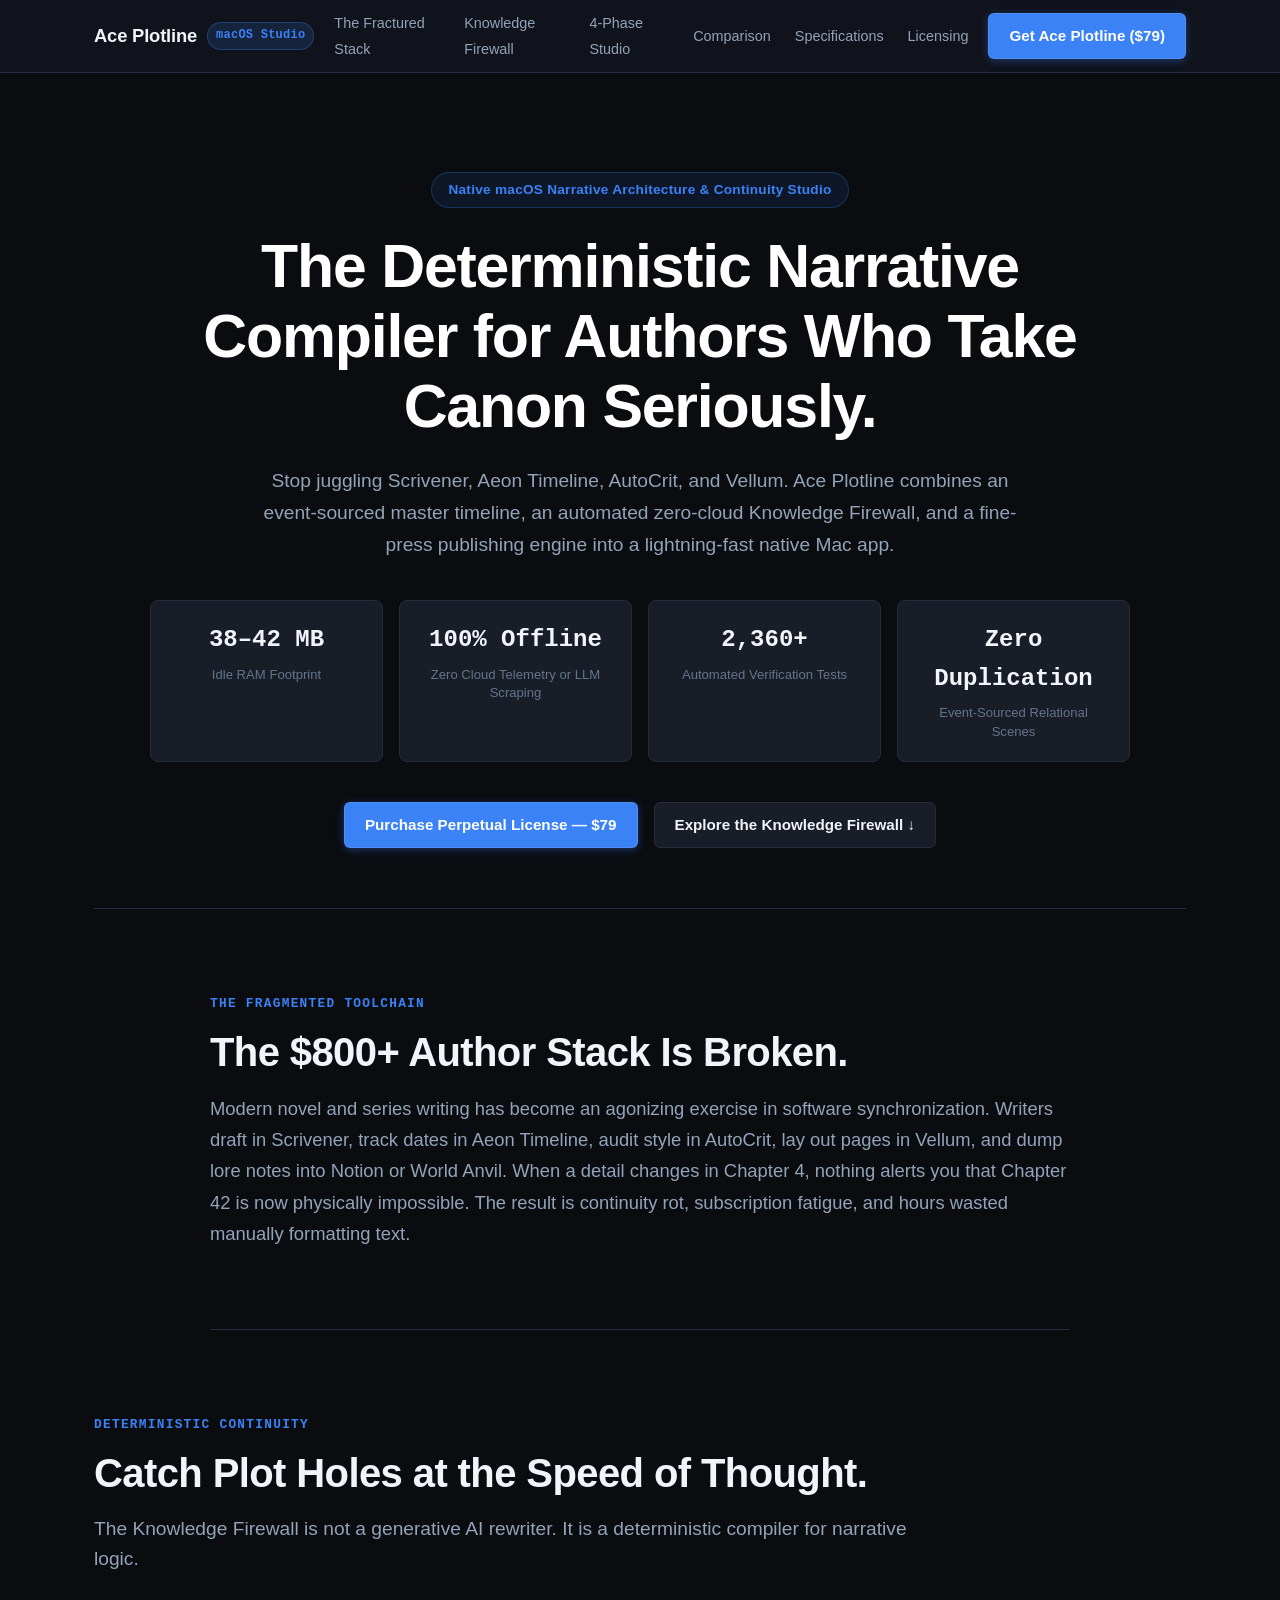
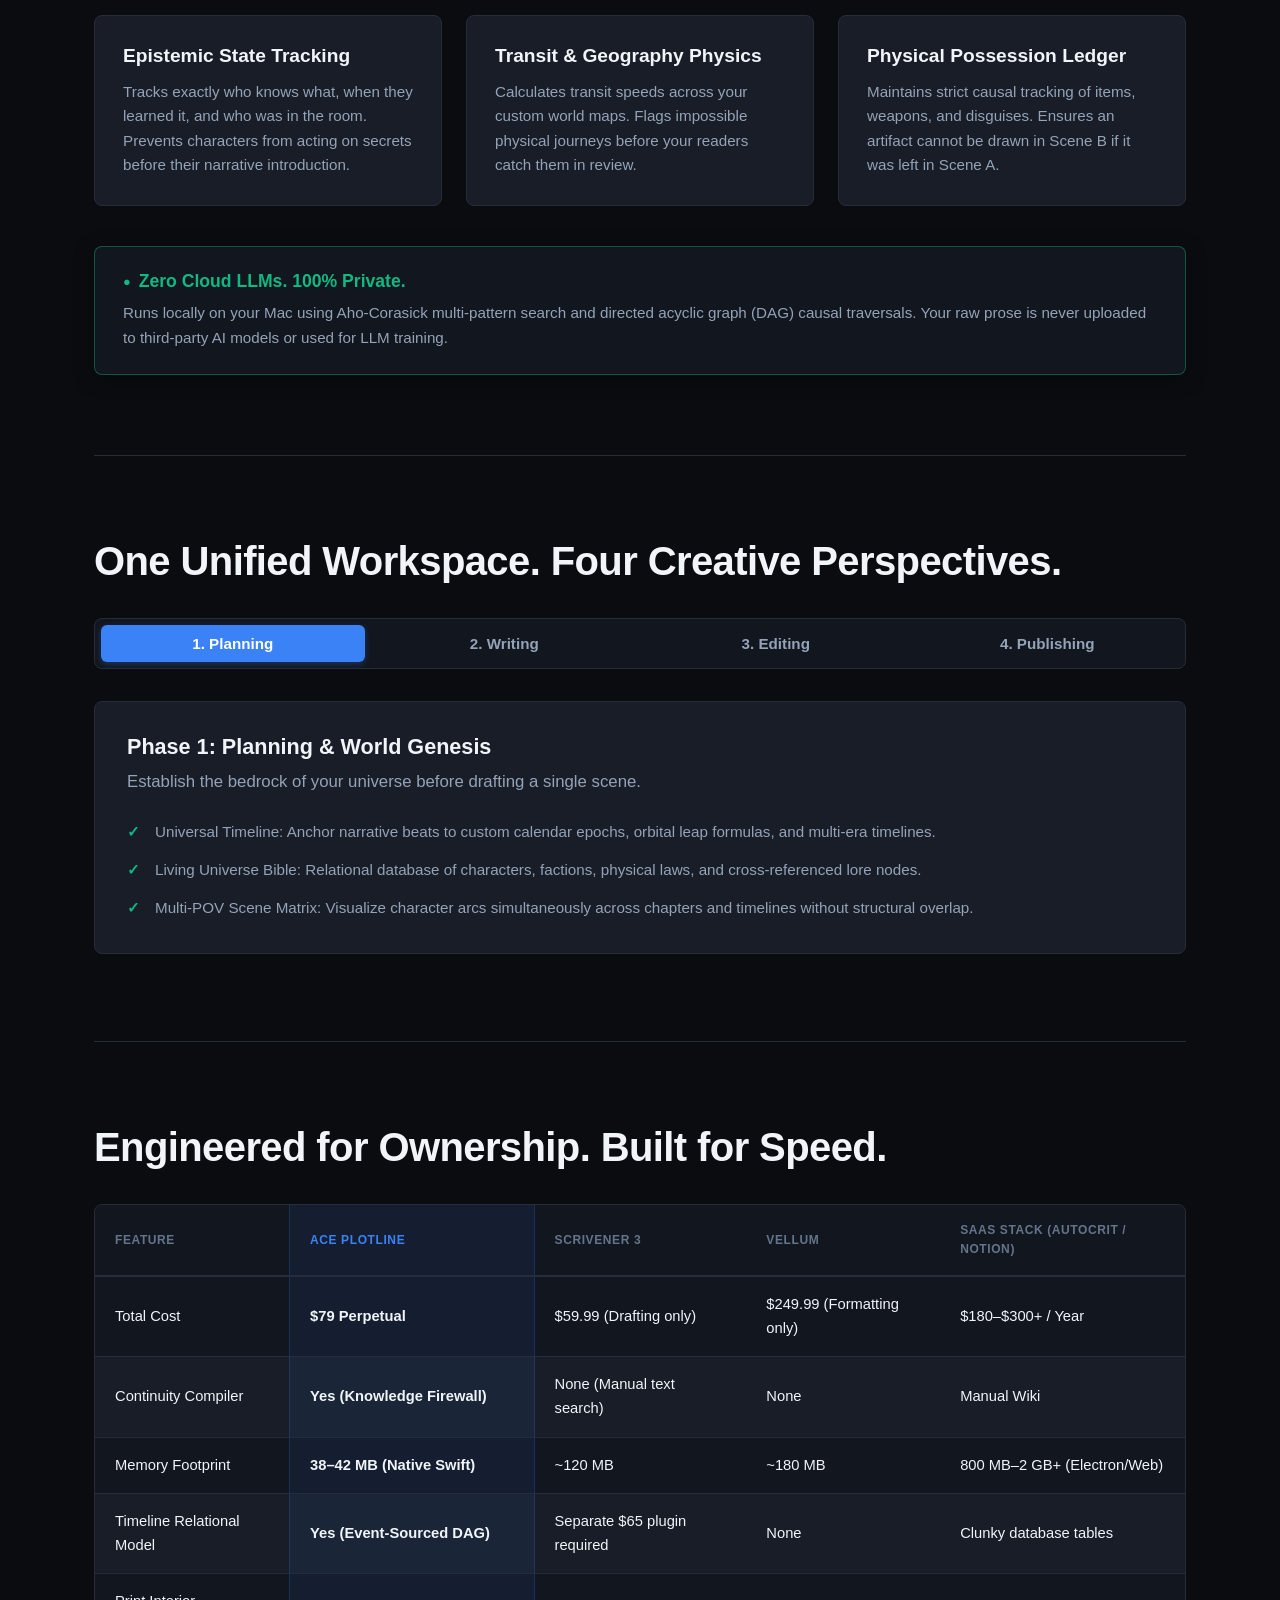
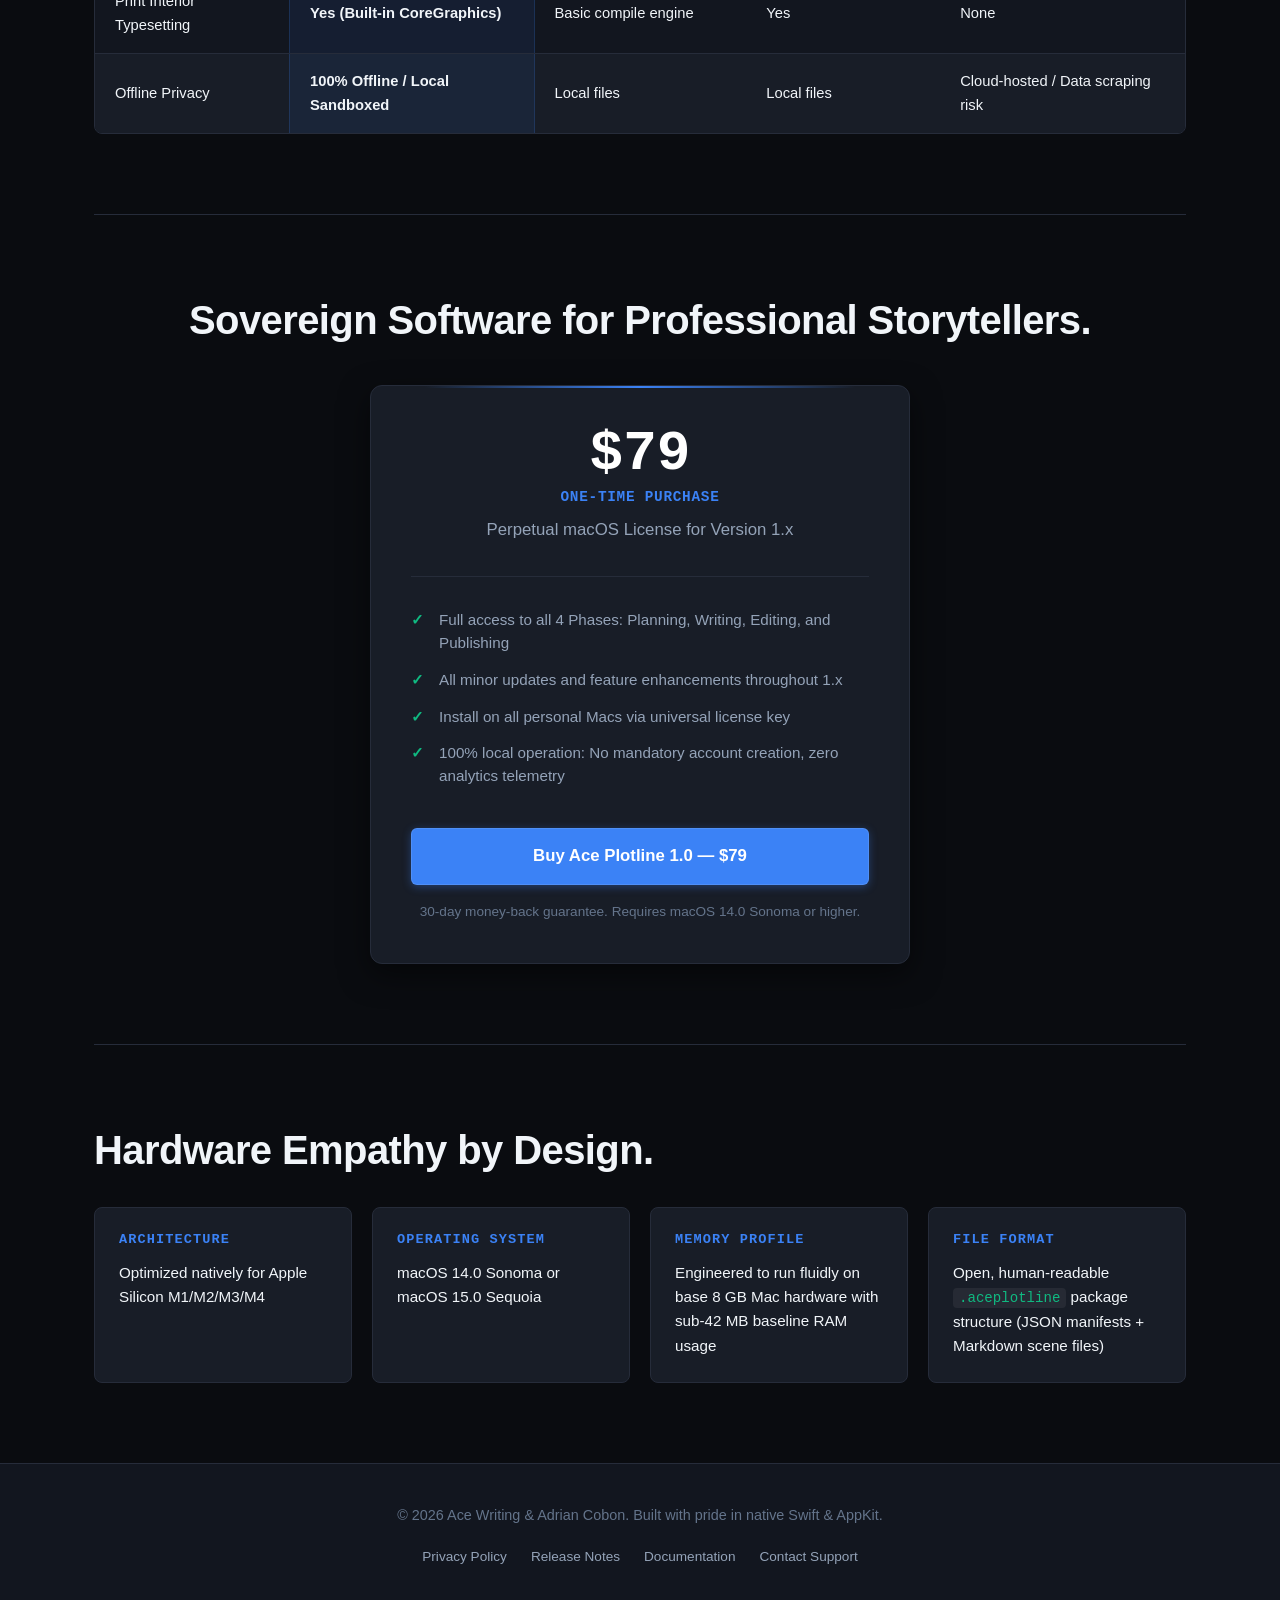
<file: index.html>
<!DOCTYPE html>
<html lang="en">
<head>
  <meta charset="UTF-8">
  <title>Ace Plotline — Deterministic Narrative Architecture Studio for macOS</title>
  <meta name="description" content="Ace Plotline is the native, offline-first macOS studio for novelists and series writers. Features an automated Knowledge Firewall, event-sourced timeline, and CoreGraphics print publishing.">
  <meta name="viewport" content="width=device-width, initial-scale=1.0">
  <meta property="og:title" content="Ace Plotline — Native macOS Narrative Architecture Studio">
  <meta property="og:description" content="Stop juggling Scrivener, Aeon Timeline, and Vellum. Deterministic continuity and fine-press publishing in a sub-42MB native Mac app.">
  <meta property="og:type" content="website">
  <meta property="og:url" content="https://ace-writing.com">
  <meta name="twitter:card" content="summary_large_image">
  <link rel="stylesheet" href="styles.css">
</head>
<body>

  <!-- Navigation Bar -->
  <header>
    <nav role="navigation">
      <div class="nav-brand">
        <a href="index.html" class="brand-name">Ace Plotline</a>
        <span class="badge">macOS Studio</span>
      </div>
      <ul class="nav-links">
        <li><a href="#stack-problem">The Fractured Stack</a></li>
        <li><a href="#firewall">Knowledge Firewall</a></li>
        <li><a href="#phases">4-Phase Studio</a></li>
        <li><a href="#comparison">Comparison</a></li>
        <li><a href="#specs">Specifications</a></li>
        <li><a href="#pricing">Licensing</a></li>
      </ul>
      <div class="nav-cta">
        <a href="#pricing" class="btn-primary">Get Ace Plotline ($79)</a>
      </div>
    </nav>
  </header>

  <main>
    <!-- Hero Section -->
    <section id="hero">
      <div class="hero-eyebrow">Native macOS Narrative Architecture & Continuity Studio</div>
      <h1 class="hero-headline">The Deterministic Narrative Compiler for Authors Who Take Canon Seriously.</h1>
      <p class="hero-subheadline">Stop juggling Scrivener, Aeon Timeline, AutoCrit, and Vellum. Ace Plotline combines an event-sourced master timeline, an automated zero-cloud Knowledge Firewall, and a fine-press publishing engine into a lightning-fast native Mac app.</p>
      
      <div class="metric-badges-grid">
        <div class="metric-badge">
          <span class="metric-value">38–42 MB</span>
          <span class="metric-label">Idle RAM Footprint</span>
        </div>
        <div class="metric-badge">
          <span class="metric-value">100% Offline</span>
          <span class="metric-label">Zero Cloud Telemetry or LLM Scraping</span>
        </div>
        <div class="metric-badge">
          <span class="metric-value">2,360+</span>
          <span class="metric-label">Automated Verification Tests</span>
        </div>
        <div class="metric-badge">
          <span class="metric-value">Zero Duplication</span>
          <span class="metric-label">Event-Sourced Relational Scenes</span>
        </div>
      </div>

      <div class="hero-actions">
        <a href="#pricing" class="btn-primary">Purchase Perpetual License — $79</a>
        <a href="#firewall" class="btn-secondary">Explore the Knowledge Firewall ↓</a>
      </div>
    </section>

    <!-- The Problem Section -->
    <section id="stack-problem">
      <span class="section-tag">The Fragmented Toolchain</span>
      <h2>The $800+ Author Stack Is Broken.</h2>
      <p>Modern novel and series writing has become an agonizing exercise in software synchronization. Writers draft in Scrivener, track dates in Aeon Timeline, audit style in AutoCrit, lay out pages in Vellum, and dump lore notes into Notion or World Anvil. When a detail changes in Chapter 4, nothing alerts you that Chapter 42 is now physically impossible. The result is continuity rot, subscription fatigue, and hours wasted manually formatting text.</p>
    </section>

    <!-- The Flagship Wedge: Knowledge Firewall -->
    <section id="firewall">
      <span class="section-tag">Deterministic Continuity</span>
      <h2>Catch Plot Holes at the Speed of Thought.</h2>
      <p class="section-lead">The Knowledge Firewall is not a generative AI rewriter. It is a deterministic compiler for narrative logic.</p>
      
      <div class="features-grid">
        <div class="feature-card">
          <h3>Epistemic State Tracking</h3>
          <p>Tracks exactly who knows what, when they learned it, and who was in the room. Prevents characters from acting on secrets before their narrative introduction.</p>
        </div>
        <div class="feature-card">
          <h3>Transit & Geography Physics</h3>
          <p>Calculates transit speeds across your custom world maps. Flags impossible physical journeys before your readers catch them in review.</p>
        </div>
        <div class="feature-card">
          <h3>Physical Possession Ledger</h3>
          <p>Maintains strict causal tracking of items, weapons, and disguises. Ensures an artifact cannot be drawn in Scene B if it was left in Scene A.</p>
        </div>
      </div>

      <div class="architecture-callout">
        <h3>Zero Cloud LLMs. 100% Private.</h3>
        <p>Runs locally on your Mac using Aho-Corasick multi-pattern search and directed acyclic graph (DAG) causal traversals. Your raw prose is never uploaded to third-party AI models or used for LLM training.</p>
      </div>
    </section>

    <!-- The 4-Phase Architecture Section -->
    <section id="phases">
      <h2>One Unified Workspace. Four Creative Perspectives.</h2>
      
      <div class="tab-navigation">
        <button type="button" class="tab-btn active" data-tab="phase-plan">1. Planning</button>
        <button type="button" class="tab-btn" data-tab="phase-write">2. Writing</button>
        <button type="button" class="tab-btn" data-tab="phase-edit">3. Editing</button>
        <button type="button" class="tab-btn" data-tab="phase-publish">4. Publishing</button>
      </div>

      <div class="tab-panels">
        <div id="phase-plan" class="tab-panel active">
          <h3>Phase 1: Planning & World Genesis</h3>
          <p class="phase-desc">Establish the bedrock of your universe before drafting a single scene.</p>
          <ul>
            <li>Universal Timeline: Anchor narrative beats to custom calendar epochs, orbital leap formulas, and multi-era timelines.</li>
            <li>Living Universe Bible: Relational database of characters, factions, physical laws, and cross-referenced lore nodes.</li>
            <li>Multi-POV Scene Matrix: Visualize character arcs simultaneously across chapters and timelines without structural overlap.</li>
          </ul>
        </div>

        <div id="phase-write" class="tab-panel">
          <h3>Phase 2: Writing & Drafting Canvas</h3>
          <p class="phase-desc">A distraction-free native AppKit text editor engineered for sustained creative focus.</p>
          <ul>
            <li>Event-Sourced Playlists: Scenes are compiled dynamically into novels or anthologies without duplicating underlying text files.</li>
            <li>Memory-Paged Drafting: 5-chapter LRU streaming ensures butter-smooth typing even on 500,000-word multi-book series.</li>
            <li>Mechanical Typewriter Mode: Focused vertical centering, subtle mechanical audio feedback, and customizable typographical grids.</li>
          </ul>
        </div>

        <div id="phase-edit" class="tab-panel">
          <h3>Phase 3: Editing & Diagnostics</h3>
          <p class="phase-desc">Deep structural analysis without the annual subscription fees of online style tools.</p>
          <ul>
            <li>Firewall Diagnostics: Instant flagging of temporal paradoxes, anachronisms, and broken character knowledge frontiers.</li>
            <li>Pacing & Emotional Topography: Visual sentence-length rhythm maps, dialogue-to-narrative ratios, and POV distribution charts.</li>
            <li>Non-Destructive Mutation Triad: Test structural plot refactors with immediate rollback safety.</li>
          </ul>
        </div>

        <div id="phase-publish" class="tab-panel">
          <h3>Phase 4: Pre-Press & Fine Publishing</h3>
          <p class="phase-desc">Transform your raw manuscript into bookstore-ready print and digital editions in seconds.</p>
          <ul>
            <li>Streaming CoreGraphics PDF Engine: Compiles interior print layouts in bounded 50-page memory chunks with dynamic gutter calculation.</li>
            <li>Vendor-Targeted EPUB 3: Generates validated, clean digital files optimized for Apple Books, Amazon KDP, and Kobo.</li>
            <li>SSML Audiobook Generation: Exports structured markup tagged with character voice cues for narrator studios and TTS engines.</li>
          </ul>
        </div>
      </div>
    </section>

    <!-- Competitor Comparison Table -->
    <section id="comparison">
      <h2>Engineered for Ownership. Built for Speed.</h2>
      <div class="table-container">
        <table>
          <thead>
            <tr>
              <th>Feature</th>
              <th>Ace Plotline</th>
              <th>Scrivener 3</th>
              <th>Vellum</th>
              <th>SaaS Stack (AutoCrit / Notion)</th>
            </tr>
          </thead>
          <tbody>
            <tr>
              <td>Total Cost</td>
              <td><strong>$79 Perpetual</strong></td>
              <td>$59.99 (Drafting only)</td>
              <td>$249.99 (Formatting only)</td>
              <td>$180–$300+ / Year</td>
            </tr>
            <tr>
              <td>Continuity Compiler</td>
              <td><strong>Yes (Knowledge Firewall)</strong></td>
              <td>None (Manual text search)</td>
              <td>None</td>
              <td>Manual Wiki</td>
            </tr>
            <tr>
              <td>Memory Footprint</td>
              <td><strong>38–42 MB (Native Swift)</strong></td>
              <td>~120 MB</td>
              <td>~180 MB</td>
              <td>800 MB–2 GB+ (Electron/Web)</td>
            </tr>
            <tr>
              <td>Timeline Relational Model</td>
              <td><strong>Yes (Event-Sourced DAG)</strong></td>
              <td>Separate $65 plugin required</td>
              <td>None</td>
              <td>Clunky database tables</td>
            </tr>
            <tr>
              <td>Print Interior Typesetting</td>
              <td><strong>Yes (Built-in CoreGraphics)</strong></td>
              <td>Basic compile engine</td>
              <td>Yes</td>
              <td>None</td>
            </tr>
            <tr>
              <td>Offline Privacy</td>
              <td><strong>100% Offline / Local Sandboxed</strong></td>
              <td>Local files</td>
              <td>Local files</td>
              <td>Cloud-hosted / Data scraping risk</td>
            </tr>
          </tbody>
        </table>
      </div>
    </section>

    <!-- Pricing & Philosophy -->
    <section id="pricing">
      <h2>Sovereign Software for Professional Storytellers.</h2>
      <div class="pricing-card">
        <div class="price">$79</div>
        <div class="price-type">One-Time Purchase</div>
        <div class="license">Perpetual macOS License for Version 1.x</div>
        <ul class="pricing-includes">
          <li>Full access to all 4 Phases: Planning, Writing, Editing, and Publishing</li>
          <li>All minor updates and feature enhancements throughout 1.x</li>
          <li>Install on all personal Macs via universal license key</li>
          <li>100% local operation: No mandatory account creation, zero analytics telemetry</li>
        </ul>
        <a href="#pricing" class="btn-primary btn-large">Buy Ace Plotline 1.0 — $79</a>
        <p class="pricing-subtext">30-day money-back guarantee. Requires macOS 14.0 Sonoma or higher.</p>
      </div>
    </section>

    <!-- System Specifications & Hardware Empathy -->
    <section id="specs">
      <h2>Hardware Empathy by Design.</h2>
      <div class="specs-grid">
        <div class="spec-card">
          <h3>Architecture</h3>
          <p>Optimized natively for Apple Silicon M1/M2/M3/M4</p>
        </div>
        <div class="spec-card">
          <h3>Operating System</h3>
          <p>macOS 14.0 Sonoma or macOS 15.0 Sequoia</p>
        </div>
        <div class="spec-card">
          <h3>Memory Profile</h3>
          <p>Engineered to run fluidly on base 8 GB Mac hardware with sub-42 MB baseline RAM usage</p>
        </div>
        <div class="spec-card">
          <h3>File Format</h3>
          <p>Open, human-readable <code>.aceplotline</code> package structure (JSON manifests + Markdown scene files)</p>
        </div>
      </div>
    </section>
  </main>

  <!-- Footer -->
  <footer role="contentinfo">
    <p>© 2026 Ace Writing & Adrian Cobon. Built with pride in native Swift & AppKit.</p>
    <ul class="footer-links">
      <li><a href="#">Privacy Policy</a></li>
      <li><a href="#">Release Notes</a></li>
      <li><a href="#">Documentation</a></li>
      <li><a href="#">Contact Support</a></li>
    </ul>
  </footer>

  <script src="script.js"></script>
</body>
</html>
</file>
<file: styles.css>
:root {
  --bg-canvas: #0a0c10;
  --bg-surface: #12161f;
  --bg-card: #181d27;
  --bg-card-hover: #1f2633;
  --border-subtle: #262c3a;
  --border-focus: #3b82f6;
  --text-primary: #f1f5f9;
  --text-secondary: #94a3b8;
  --text-muted: #64748b;
  --accent-blue: #3b82f6;
  --accent-blue-hover: #2563eb;
  --accent-emerald: #10b981;
  --accent-amber: #f59e0b;
  --font-sans: -apple-system, BlinkMacSystemFont, "SF Pro Display", "SF Pro Text", "Segoe UI", Roboto, sans-serif;
  --font-mono: "SF Mono", Menlo, Monaco, Consolas, monospace;
  --max-width: 1140px;
}

*, *::before, *::after {
  box-sizing: border-box;
  margin: 0;
  padding: 0;
}

html {
  scroll-behavior: smooth;
  scroll-padding-top: 80px;
}

body {
  background-color: var(--bg-canvas);
  color: var(--text-primary);
  font-family: var(--font-sans);
  line-height: 1.6;
  -webkit-font-smoothing: antialiased;
  -moz-osx-font-smoothing: grayscale;
  padding-top: 72px;
}

/* Typography & General */
h1, h2, h3, h4, h5, h6 {
  color: var(--text-primary);
  font-weight: 700;
  line-height: 1.25;
}

h2 {
  font-size: clamp(1.8rem, 3.5vw, 2.5rem);
  letter-spacing: -0.015em;
  margin-bottom: 1rem;
}

p {
  color: var(--text-secondary);
  font-size: 1rem;
}

a {
  color: inherit;
  text-decoration: none;
  transition: color 0.2s ease;
}

ul {
  list-style: none;
}

/* Buttons */
.btn-primary {
  display: inline-flex;
  align-items: center;
  justify-content: center;
  background-color: var(--accent-blue);
  color: #ffffff;
  font-weight: 600;
  font-size: 0.95rem;
  padding: 10px 20px;
  border-radius: 6px;
  border: 1px solid rgba(255, 255, 255, 0.1);
  box-shadow: 0 2px 8px rgba(59, 130, 246, 0.35);
  cursor: pointer;
  transition: background-color 0.2s ease, transform 0.15s ease, box-shadow 0.2s ease;
  white-space: nowrap;
}

.btn-primary:hover {
  background-color: var(--accent-blue-hover);
  color: #ffffff;
  transform: translateY(-1px);
  box-shadow: 0 4px 14px rgba(59, 130, 246, 0.45);
}

.btn-secondary {
  display: inline-flex;
  align-items: center;
  justify-content: center;
  background-color: var(--bg-card);
  color: var(--text-primary);
  font-weight: 600;
  font-size: 0.95rem;
  padding: 10px 20px;
  border-radius: 6px;
  border: 1px solid var(--border-subtle);
  cursor: pointer;
  transition: background-color 0.2s ease, border-color 0.2s ease, transform 0.15s ease;
  white-space: nowrap;
}

.btn-secondary:hover {
  background-color: var(--bg-card-hover);
  border-color: var(--text-muted);
  transform: translateY(-1px);
}

.btn-large {
  padding: 14px 28px;
  font-size: 1.05rem;
  width: 100%;
}

/* Badges & Tags */
.badge {
  display: inline-block;
  background: rgba(59, 130, 246, 0.15);
  color: var(--accent-blue);
  border: 1px solid rgba(59, 130, 246, 0.3);
  font-size: 0.75rem;
  font-weight: 600;
  padding: 3px 8px;
  border-radius: 9999px;
  letter-spacing: 0.02em;
  font-family: var(--font-mono);
}

.section-tag {
  display: inline-block;
  font-family: var(--font-mono);
  font-size: 0.8rem;
  font-weight: 600;
  text-transform: uppercase;
  letter-spacing: 0.1em;
  color: var(--accent-blue);
  margin-bottom: 0.75rem;
}

/* Header & Navigation Bar */
header {
  position: fixed;
  top: 0;
  left: 0;
  width: 100%;
  z-index: 1000;
  backdrop-filter: blur(16px);
  -webkit-backdrop-filter: blur(16px);
  background: rgba(18, 22, 31, 0.85);
  border-bottom: 1px solid var(--border-subtle);
}

nav[role="navigation"] {
  max-width: var(--max-width);
  margin: 0 auto;
  padding: 0 24px;
  height: 72px;
  display: flex;
  align-items: center;
  justify-content: space-between;
  gap: 20px;
}

.nav-brand {
  display: flex;
  align-items: center;
  gap: 10px;
  flex-shrink: 0;
}

.brand-name {
  font-size: 1.15rem;
  font-weight: 700;
  letter-spacing: -0.01em;
  color: var(--text-primary);
}

.nav-links {
  display: flex;
  align-items: center;
  gap: 24px;
}

.nav-links a {
  font-size: 0.9rem;
  font-weight: 500;
  color: var(--text-secondary);
}

.nav-links a:hover {
  color: var(--accent-blue);
}

.nav-cta {
  flex-shrink: 0;
}

/* Main Container & Sections */
main {
  max-width: var(--max-width);
  margin: 0 auto;
  padding: 0 24px;
}

section {
  padding: 80px 0;
  border-bottom: 1px solid var(--border-subtle);
}

section:last-of-type {
  border-bottom: none;
}

/* Hero Section */
#hero {
  padding: 100px 0 60px;
  text-align: center;
  display: flex;
  flex-direction: column;
  align-items: center;
}

.hero-eyebrow {
  display: inline-block;
  background: rgba(59, 130, 246, 0.1);
  color: var(--accent-blue);
  border: 1px solid rgba(59, 130, 246, 0.25);
  font-size: 0.85rem;
  font-weight: 600;
  padding: 6px 16px;
  border-radius: 9999px;
  margin-bottom: 1.5rem;
  letter-spacing: 0.02em;
}

.hero-headline {
  font-size: clamp(2.5rem, 5vw, 3.8rem);
  letter-spacing: -0.02em;
  line-height: 1.15;
  color: #ffffff;
  margin-bottom: 1.5rem;
  max-width: 960px;
}

.hero-subheadline {
  max-width: 780px;
  color: var(--text-secondary);
  font-size: 1.2rem;
  line-height: 1.65;
  margin-bottom: 2.5rem;
}

.metric-badges-grid {
  display: grid;
  grid-template-columns: repeat(auto-fit, minmax(200px, 1fr));
  gap: 16px;
  width: 100%;
  max-width: 980px;
  margin-bottom: 2.5rem;
}

.metric-badge {
  background: var(--bg-card);
  border: 1px solid var(--border-subtle);
  border-radius: 8px;
  padding: 20px;
  text-align: center;
  display: flex;
  flex-direction: column;
  gap: 6px;
  transition: transform 0.2s ease, border-color 0.2s ease;
}

.metric-badge:hover {
  border-color: var(--border-focus);
  transform: translateY(-2px);
}

.metric-value {
  font-family: var(--font-mono);
  font-size: 1.5rem;
  font-weight: 700;
  color: var(--text-primary);
}

.metric-label {
  font-size: 0.82rem;
  color: var(--text-muted);
  line-height: 1.4;
}

.hero-actions {
  display: flex;
  align-items: center;
  justify-content: center;
  gap: 16px;
  flex-wrap: wrap;
}

/* The Problem Section */
#stack-problem {
  text-align: left;
  max-width: 860px;
  margin: 0 auto;
}

#stack-problem p {
  font-size: 1.15rem;
  line-height: 1.7;
  color: var(--text-secondary);
}

/* Flagship Wedge: Knowledge Firewall */
#firewall {
  text-align: left;
}

#firewall .section-lead {
  font-size: 1.2rem;
  color: var(--text-secondary);
  max-width: 820px;
  margin-bottom: 2.5rem;
}

.features-grid {
  display: grid;
  grid-template-columns: repeat(auto-fit, minmax(300px, 1fr));
  gap: 24px;
  margin-bottom: 2.5rem;
}

.feature-card {
  background: var(--bg-card);
  border: 1px solid var(--border-subtle);
  border-radius: 8px;
  padding: 28px;
  display: flex;
  flex-direction: column;
  gap: 12px;
  transition: background-color 0.2s ease, border-color 0.2s ease, transform 0.2s ease;
}

.feature-card:hover {
  background-color: var(--bg-card-hover);
  border-color: var(--border-focus);
  transform: translateY(-2px);
}

.feature-card h3 {
  font-size: 1.2rem;
  color: var(--text-primary);
}

.feature-card p {
  font-size: 0.95rem;
  line-height: 1.6;
  color: var(--text-secondary);
}

.architecture-callout {
  background: var(--bg-surface);
  border: 1px solid rgba(16, 185, 129, 0.4);
  border-radius: 8px;
  padding: 24px 28px;
  display: flex;
  flex-direction: column;
  gap: 8px;
  position: relative;
  box-shadow: 0 4px 20px rgba(0, 0, 0, 0.35);
}

.architecture-callout h3 {
  color: var(--accent-emerald);
  font-size: 1.1rem;
  display: flex;
  align-items: center;
  gap: 8px;
}

.architecture-callout h3::before {
  content: "●";
  font-size: 0.8rem;
  color: var(--accent-emerald);
}

.architecture-callout p {
  color: var(--text-secondary);
  font-size: 0.95rem;
  line-height: 1.6;
}

/* 4-Phase Architecture Section */
#phases {
  text-align: left;
}

.tab-navigation {
  display: flex;
  gap: 8px;
  background: var(--bg-surface);
  padding: 6px;
  border-radius: 8px;
  border: 1px solid var(--border-subtle);
  margin: 2rem 0;
  overflow-x: auto;
}

.tab-btn {
  flex: 1;
  min-width: 120px;
  padding: 10px 16px;
  background: transparent;
  color: var(--text-secondary);
  border: none;
  border-radius: 6px;
  font-family: var(--font-sans);
  font-size: 0.95rem;
  font-weight: 600;
  cursor: pointer;
  transition: all 0.2s ease;
  white-space: nowrap;
}

.tab-btn:hover {
  color: var(--text-primary);
}

.tab-btn.active {
  background: var(--accent-blue);
  color: #ffffff;
  box-shadow: 0 2px 6px rgba(59, 130, 246, 0.3);
}

.tab-panels {
  min-height: 260px;
}

.tab-panel {
  display: none;
  background: var(--bg-card);
  border: 1px solid var(--border-subtle);
  border-radius: 8px;
  padding: 32px;
  animation: fadeIn 0.25s ease;
}

.tab-panel.active {
  display: block;
}

@keyframes fadeIn {
  from { opacity: 0; transform: translateY(4px); }
  to { opacity: 1; transform: translateY(0); }
}

.tab-panel h3 {
  font-size: 1.35rem;
  color: var(--text-primary);
  margin-bottom: 0.5rem;
}

.phase-desc {
  font-size: 1.05rem;
  color: var(--text-secondary);
  margin-bottom: 1.5rem;
}

.tab-panel ul {
  display: flex;
  flex-direction: column;
  gap: 14px;
}

.tab-panel li {
  position: relative;
  padding-left: 28px;
  color: var(--text-secondary);
  font-size: 0.95rem;
  line-height: 1.6;
}

.tab-panel li::before {
  content: "✓";
  position: absolute;
  left: 0;
  top: 0;
  color: var(--accent-emerald);
  font-weight: 700;
}

/* Competitor Comparison Section */
#comparison {
  text-align: left;
}

.table-container {
  width: 100%;
  overflow-x: auto;
  border: 1px solid var(--border-subtle);
  border-radius: 8px;
  margin-top: 2rem;
  background: var(--bg-surface);
}

table {
  width: 100%;
  border-collapse: collapse;
  text-align: left;
  font-size: 0.92rem;
}

th, td {
  padding: 16px 20px;
  border-bottom: 1px solid var(--border-subtle);
  vertical-align: middle;
}

thead th {
  background: var(--bg-surface);
  color: var(--text-muted);
  font-weight: 600;
  text-transform: uppercase;
  font-size: 0.75rem;
  letter-spacing: 0.05em;
  border-bottom: 2px solid var(--border-subtle);
}

tbody tr:nth-child(even) {
  background: var(--bg-card);
}

tbody tr:nth-child(odd) {
  background: var(--bg-surface);
}

tbody tr:last-child td {
  border-bottom: none;
}

/* Ace Plotline column emphasis */
th:nth-child(2), td:nth-child(2) {
  background: rgba(59, 130, 246, 0.08);
  border-left: 1px solid rgba(59, 130, 246, 0.25);
  border-right: 1px solid rgba(59, 130, 246, 0.25);
}

thead th:nth-child(2) {
  color: var(--accent-blue);
  font-weight: 700;
}

td:nth-child(2) strong {
  color: var(--text-primary);
  font-weight: 700;
}

/* Pricing Section */
#pricing {
  text-align: center;
}

.pricing-card {
  max-width: 540px;
  margin: 2.5rem auto 0;
  background: var(--bg-card);
  border: 1px solid var(--border-subtle);
  border-radius: 12px;
  padding: 40px;
  text-align: center;
  position: relative;
  overflow: hidden;
  box-shadow: 0 10px 30px rgba(0, 0, 0, 0.5);
}

.pricing-card::before {
  content: "";
  position: absolute;
  top: 0;
  left: 0;
  right: 0;
  height: 2px;
  background: radial-gradient(circle, var(--accent-blue) 0%, transparent 80%);
}

.price {
  font-family: var(--font-mono);
  font-size: 3.5rem;
  font-weight: 800;
  color: #ffffff;
  line-height: 1;
  margin-bottom: 0.25rem;
}

.price-type {
  font-size: 0.9rem;
  font-weight: 600;
  color: var(--accent-blue);
  text-transform: uppercase;
  letter-spacing: 0.05em;
  margin-bottom: 0.5rem;
  font-family: var(--font-mono);
}

.license {
  font-size: 1.05rem;
  color: var(--text-secondary);
  margin-bottom: 2rem;
  font-weight: 500;
}

.pricing-includes {
  text-align: left;
  display: flex;
  flex-direction: column;
  gap: 14px;
  margin-bottom: 2.5rem;
  border-top: 1px solid var(--border-subtle);
  padding-top: 2rem;
}

.pricing-includes li {
  position: relative;
  padding-left: 28px;
  font-size: 0.95rem;
  color: var(--text-secondary);
  line-height: 1.5;
}

.pricing-includes li::before {
  content: "✓";
  position: absolute;
  left: 0;
  top: 0;
  color: var(--accent-emerald);
  font-weight: 700;
}

.pricing-subtext {
  font-size: 0.85rem;
  color: var(--text-muted);
  margin-top: 1rem;
}

/* System Specifications Section */
#specs {
  text-align: left;
}

.specs-grid {
  display: grid;
  grid-template-columns: repeat(auto-fit, minmax(240px, 1fr));
  gap: 20px;
  margin-top: 2rem;
}

.spec-card {
  background: var(--bg-card);
  border: 1px solid var(--border-subtle);
  border-radius: 8px;
  padding: 24px;
}

.spec-card h3 {
  font-size: 0.85rem;
  font-family: var(--font-mono);
  text-transform: uppercase;
  letter-spacing: 0.08em;
  color: var(--accent-blue);
  margin-bottom: 0.75rem;
}

.spec-card p {
  font-size: 0.95rem;
  line-height: 1.6;
  color: var(--text-primary);
}

.spec-card code {
  font-family: var(--font-mono);
  background: rgba(255, 255, 255, 0.06);
  padding: 2px 6px;
  border-radius: 4px;
  font-size: 0.88rem;
  color: var(--accent-emerald);
}

/* Footer */
footer[role="contentinfo"] {
  border-top: 1px solid var(--border-subtle);
  background: var(--bg-surface);
  padding: 40px 24px;
  display: flex;
  flex-direction: column;
  align-items: center;
  gap: 16px;
  text-align: center;
}

footer p {
  font-size: 0.9rem;
  color: var(--text-muted);
}

.footer-links {
  display: flex;
  gap: 24px;
  flex-wrap: wrap;
  justify-content: center;
}

.footer-links a {
  font-size: 0.85rem;
  color: var(--text-secondary);
}

.footer-links a:hover {
  color: var(--accent-blue);
}

/* Mobile & Tablet Responsiveness */
@media (max-width: 768px) {
  body {
    padding-top: 64px;
  }

  nav[role="navigation"] {
    height: 64px;
    padding: 0 16px;
  }

  .nav-links {
    display: none;
  }

  .hero-headline {
    font-size: 2.2rem;
  }

  .hero-subheadline {
    font-size: 1.05rem;
  }

  .metric-badges-grid {
    grid-template-columns: repeat(2, 1fr);
    gap: 12px;
  }

  .hero-actions {
    flex-direction: column;
    width: 100%;
  }

  .hero-actions a {
    width: 100%;
  }

  .tab-navigation {
    flex-wrap: nowrap;
    overflow-x: auto;
    -webkit-overflow-scrolling: touch;
  }

  .tab-btn {
    flex: 0 0 auto;
    font-size: 0.85rem;
    padding: 8px 14px;
  }

  .pricing-card {
    padding: 28px 20px;
  }

  .price {
    font-size: 2.8rem;
  }

  th, td {
    padding: 12px 14px;
  }

  footer[role="contentinfo"] {
    padding: 32px 16px;
  }
}

@media (max-width: 480px) {
  .metric-badges-grid {
    grid-template-columns: 1fr;
  }
}
</file>
